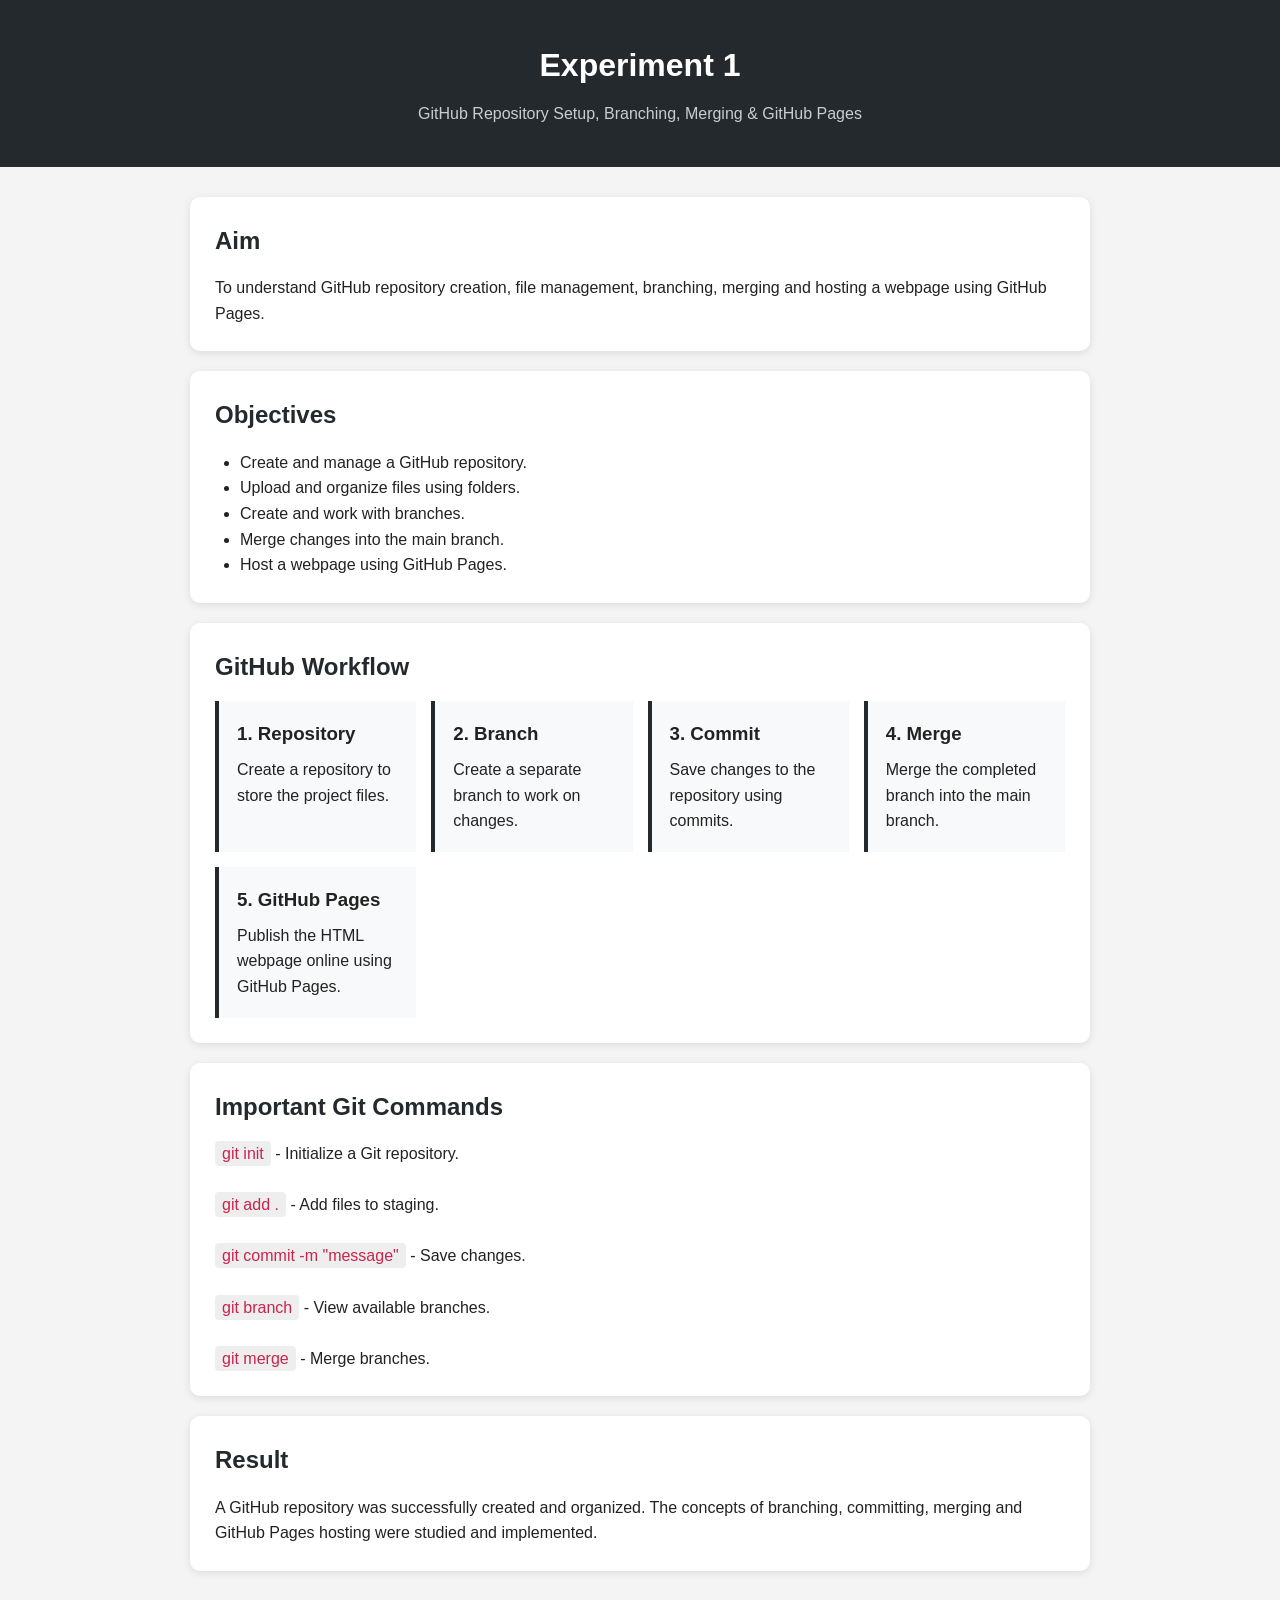
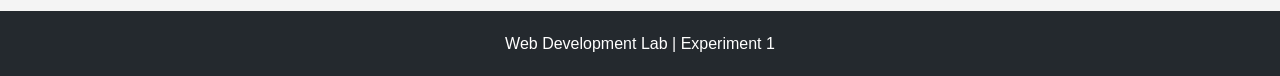
<file: Experiment-1/index.html>
<!DOCTYPE html>
<html lang="en">
<head>
    <meta charset="UTF-8">
    <meta name="viewport" content="width=device-width, initial-scale=1.0">
    <title>Experiment 1 - GitHub Basics</title>

    <style>
        * {
            margin: 0;
            padding: 0;
            box-sizing: border-box;
            font-family: Arial, sans-serif;
        }

        body {
            background-color: #f4f4f4;
            color: #222;
            line-height: 1.6;
        }

        header {
            background-color: #24292e;
            color: white;
            text-align: center;
            padding: 40px 20px;
        }

        header h1 {
            font-size: 32px;
            margin-bottom: 10px;
        }

        header p {
            color: #ccc;
        }

        .container {
            width: 90%;
            max-width: 900px;
            margin: 30px auto;
        }

        .card {
            background: white;
            padding: 25px;
            margin-bottom: 20px;
            border-radius: 10px;
            box-shadow: 0 2px 8px rgba(0,0,0,0.1);
        }

        .card h2 {
            margin-bottom: 15px;
            color: #24292e;
        }

        .card ul {
            margin-left: 25px;
        }

        code {
            background: #eee;
            padding: 4px 7px;
            border-radius: 4px;
            color: #c7254e;
        }

        .steps {
            display: grid;
            grid-template-columns: repeat(auto-fit, minmax(200px, 1fr));
            gap: 15px;
            margin-top: 15px;
        }

        .step {
            background: #f8f9fa;
            padding: 18px;
            border-left: 4px solid #24292e;
        }

        .step h3 {
            margin-bottom: 8px;
        }

        footer {
            text-align: center;
            background: #24292e;
            color: white;
            padding: 20px;
            margin-top: 40px;
        }
    </style>
</head>

<body>

    <header>
        <h1>Experiment 1</h1>
        <p>GitHub Repository Setup, Branching, Merging & GitHub Pages</p>
    </header>

    <div class="container">

        <div class="card">
            <h2>Aim</h2>
            <p>
                To understand GitHub repository creation, file management,
                branching, merging and hosting a webpage using GitHub Pages.
            </p>
        </div>

        <div class="card">
            <h2>Objectives</h2>

            <ul>
                <li>Create and manage a GitHub repository.</li>
                <li>Upload and organize files using folders.</li>
                <li>Create and work with branches.</li>
                <li>Merge changes into the main branch.</li>
                <li>Host a webpage using GitHub Pages.</li>
            </ul>
        </div>

        <div class="card">
            <h2>GitHub Workflow</h2>

            <div class="steps">

                <div class="step">
                    <h3>1. Repository</h3>
                    <p>Create a repository to store the project files.</p>
                </div>

                <div class="step">
                    <h3>2. Branch</h3>
                    <p>Create a separate branch to work on changes.</p>
                </div>

                <div class="step">
                    <h3>3. Commit</h3>
                    <p>Save changes to the repository using commits.</p>
                </div>

                <div class="step">
                    <h3>4. Merge</h3>
                    <p>Merge the completed branch into the main branch.</p>
                </div>

                <div class="step">
                    <h3>5. GitHub Pages</h3>
                    <p>Publish the HTML webpage online using GitHub Pages.</p>
                </div>

            </div>
        </div>

        <div class="card">
            <h2>Important Git Commands</h2>

            <p><code>git init</code> - Initialize a Git repository.</p>
            <br>

            <p><code>git add .</code> - Add files to staging.</p>
            <br>

            <p><code>git commit -m "message"</code> - Save changes.</p>
            <br>

            <p><code>git branch</code> - View available branches.</p>
            <br>

            <p><code>git merge</code> - Merge branches.</p>
        </div>

        <div class="card">
            <h2>Result</h2>

            <p>
                A GitHub repository was successfully created and organized.
                The concepts of branching, committing, merging and GitHub Pages
                hosting were studied and implemented.
            </p>
        </div>

    </div>

    <footer>
        <p>Web Development Lab | Experiment 1</p>
    </footer>

</body>
</html>
</file>
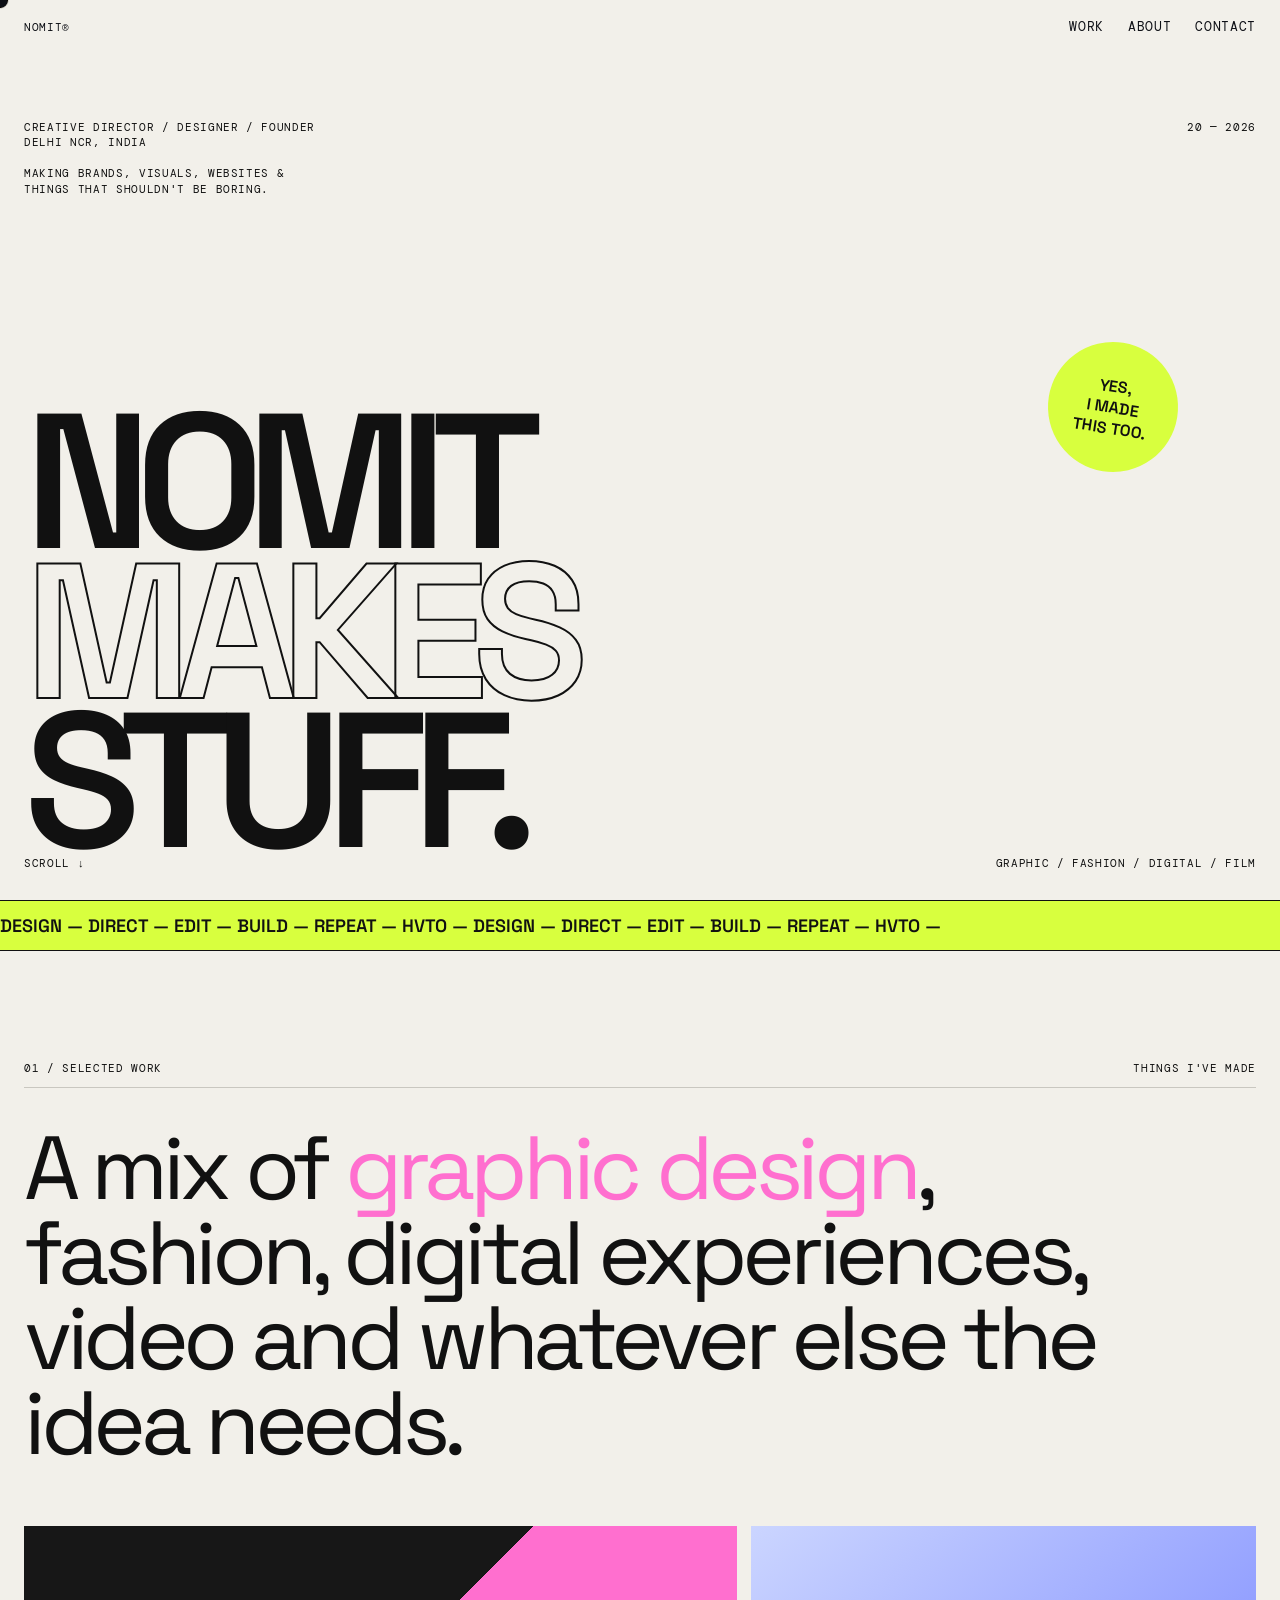
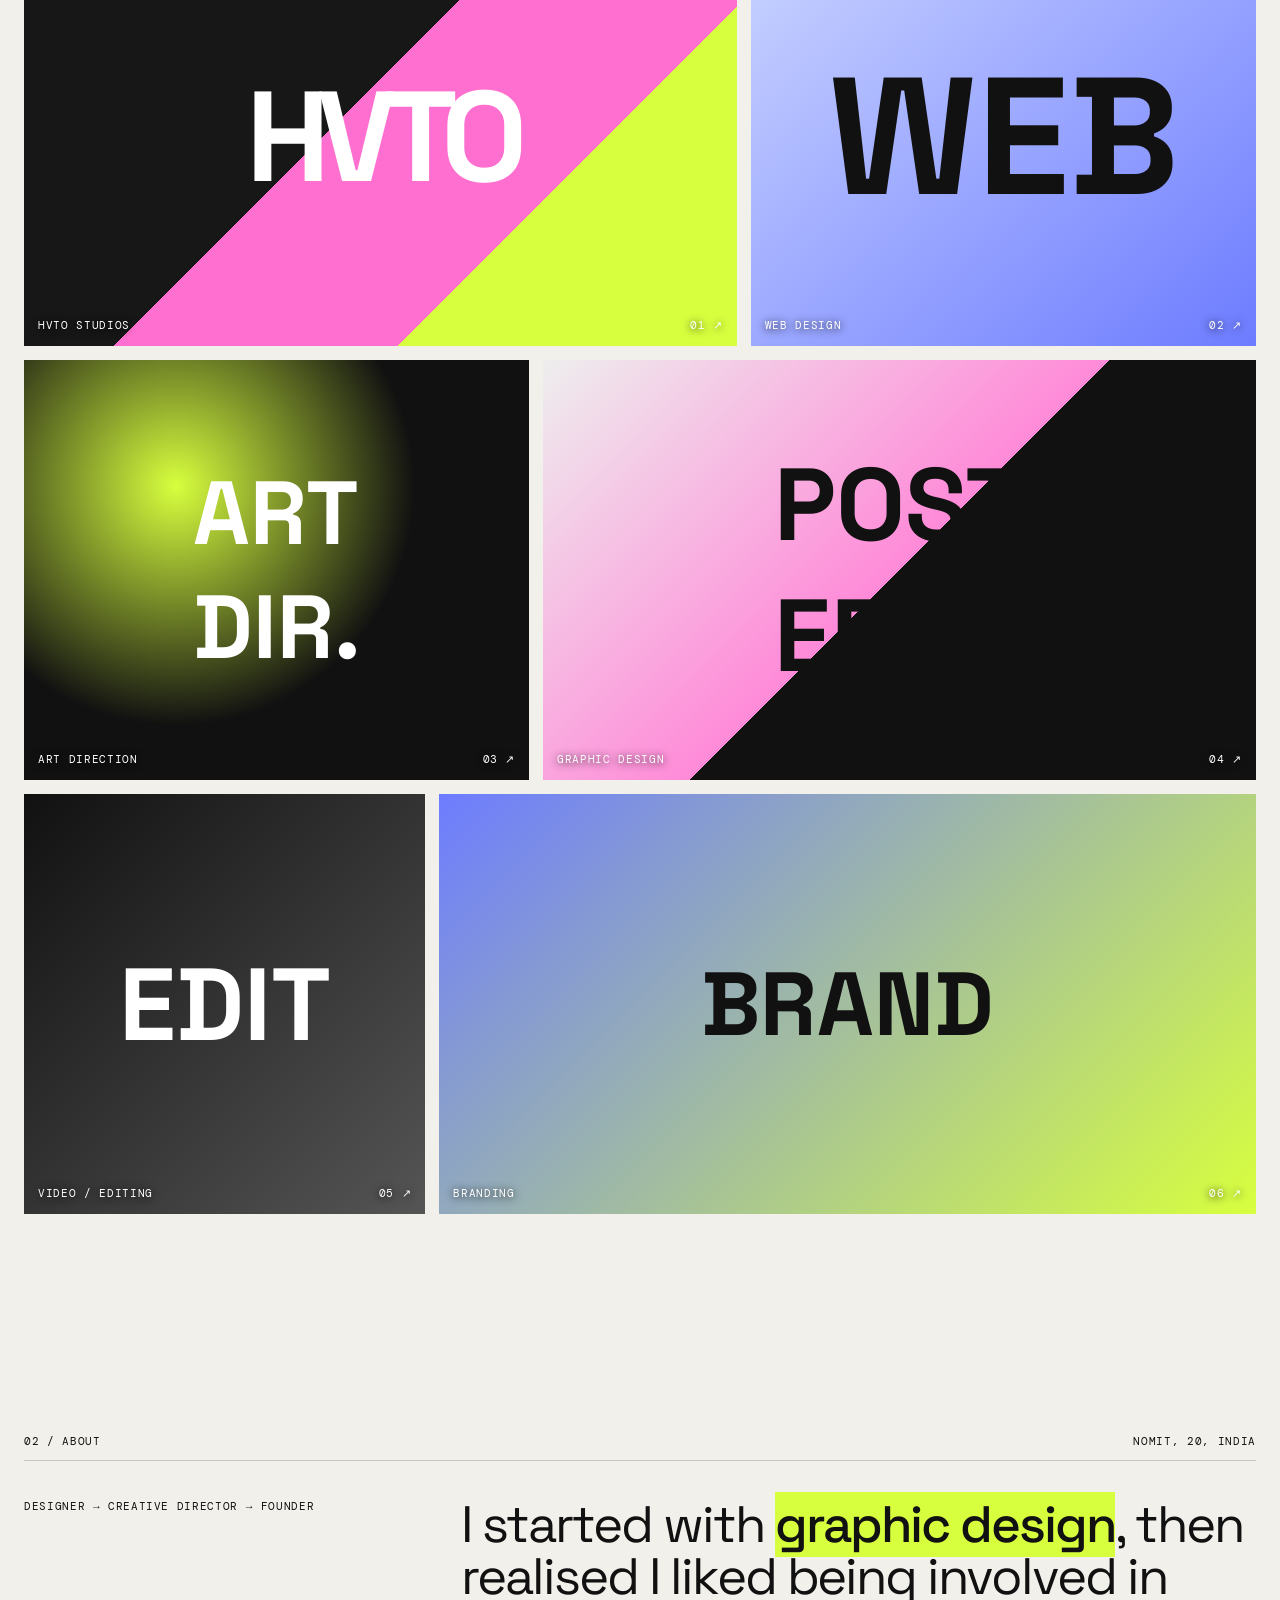
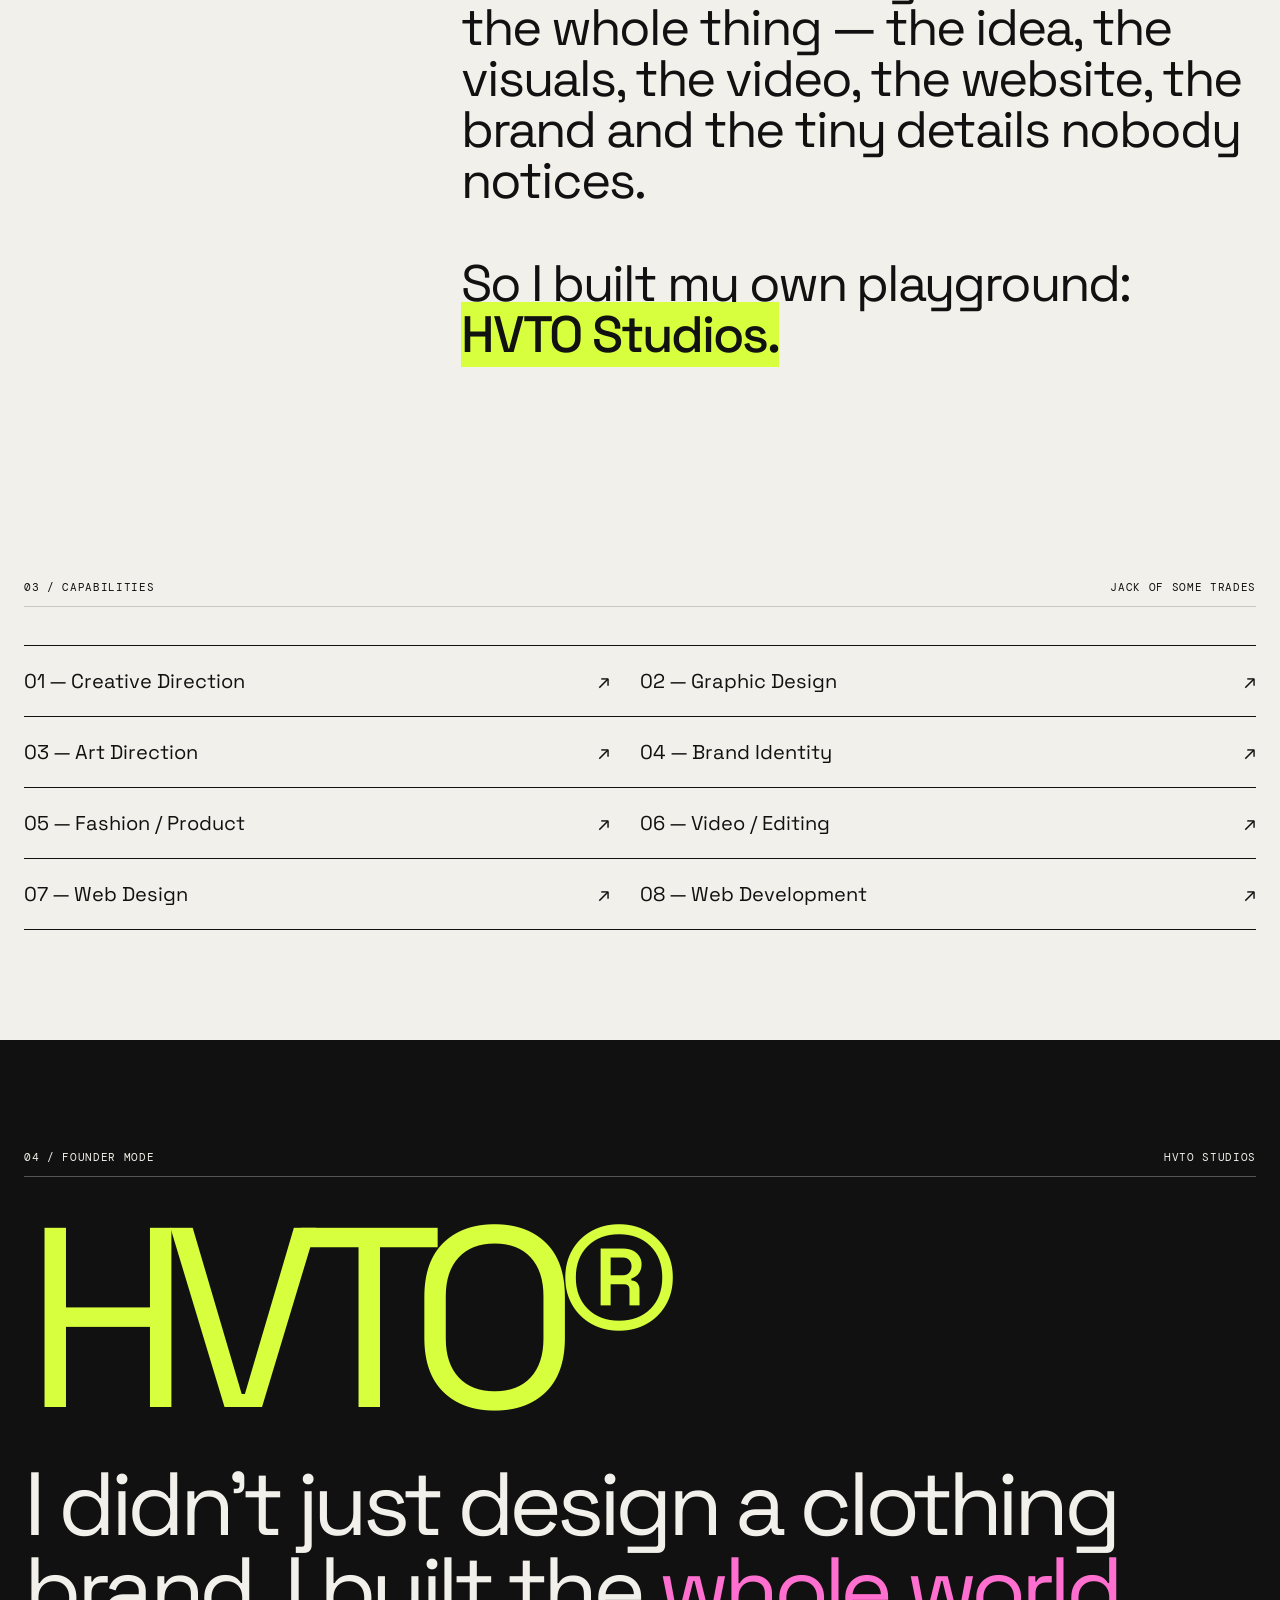
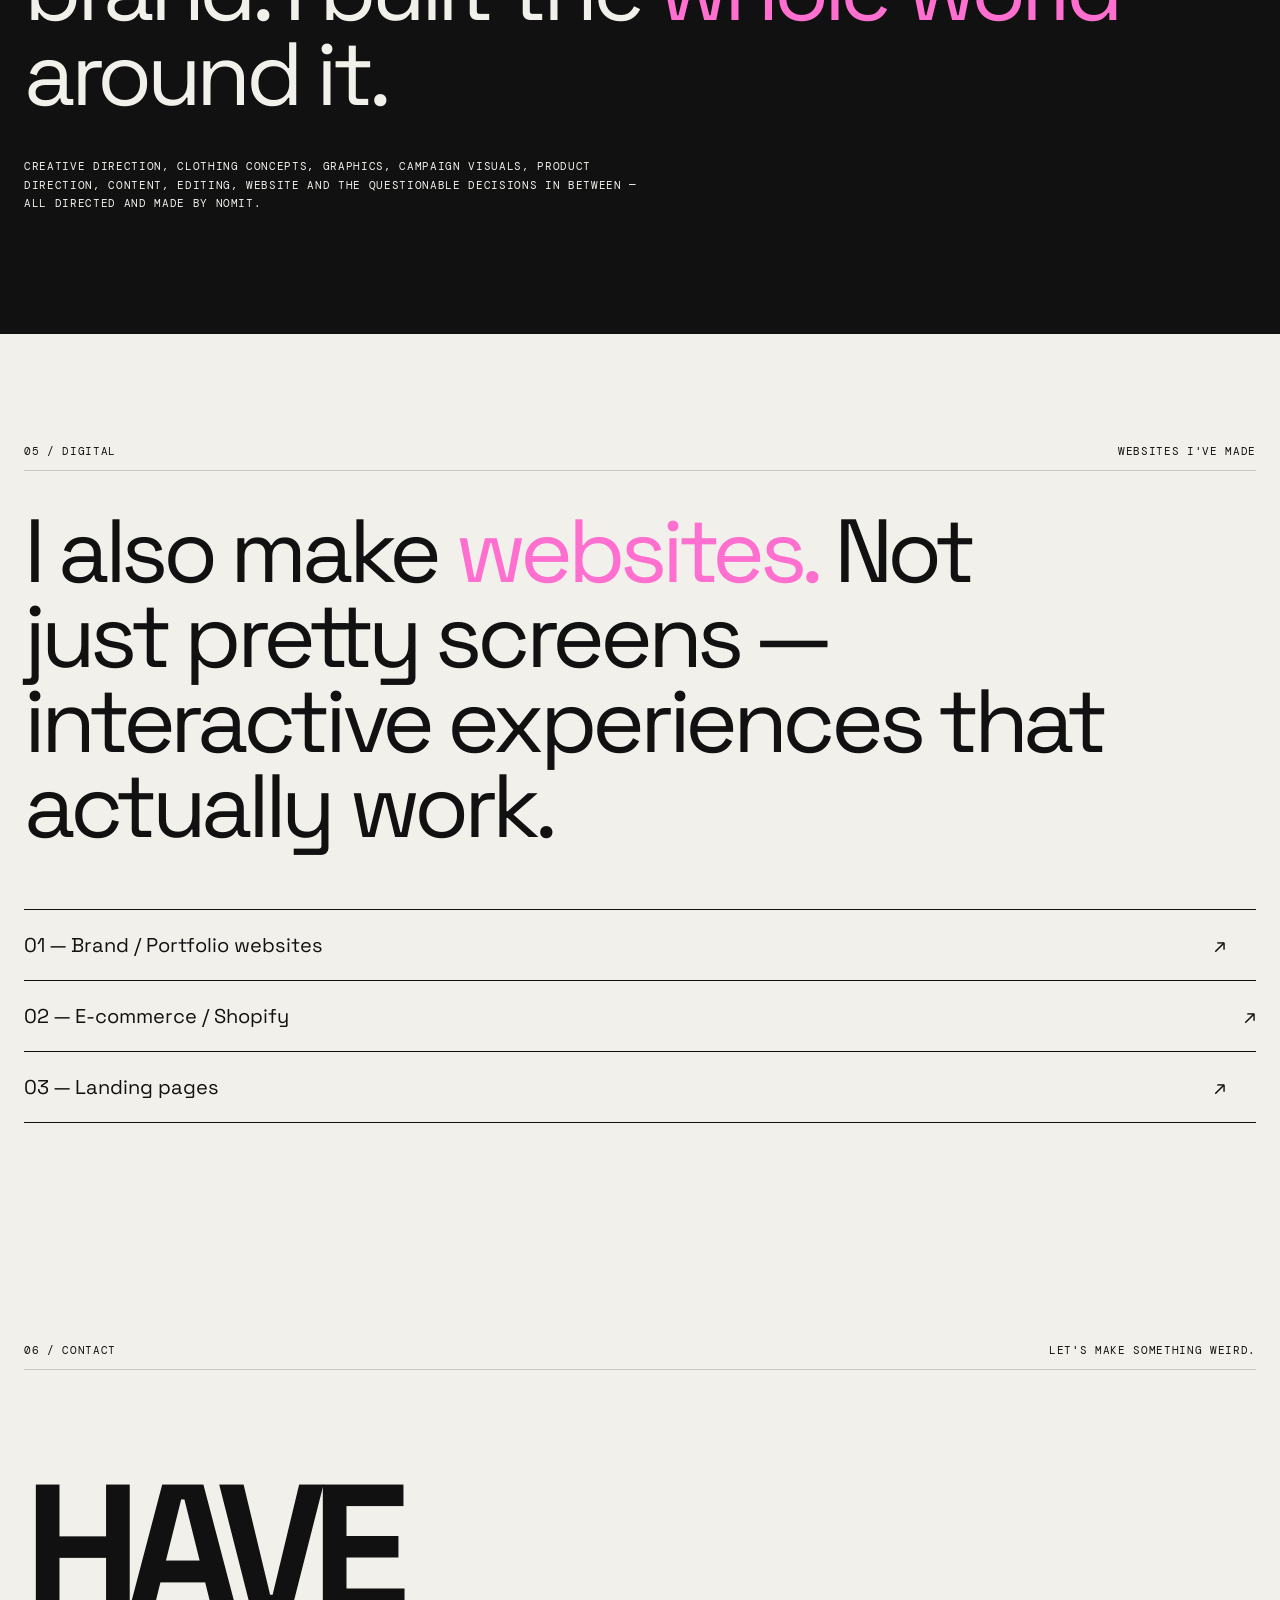
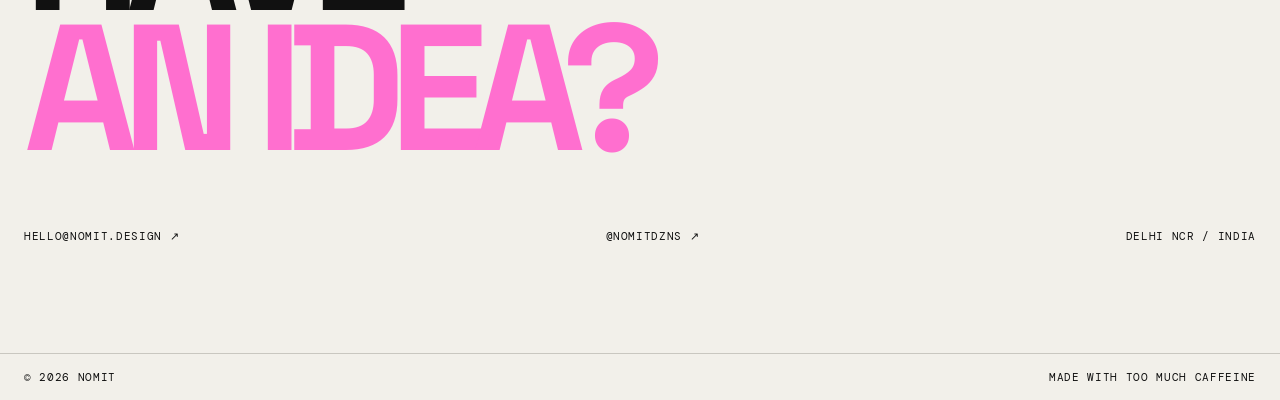
<file: Experiment-2/index.html>
<!DOCTYPE html>
<html lang="en">
<head>
<meta charset="UTF-8">
<meta name="viewport" content="width=device-width, initial-scale=1.0">
<title>Nomit — Creative Director / Designer</title>
<meta name="description" content="Nomit — Creative Director, Designer, Founder of HVTO Studios. Graphic design, art direction, video, fashion and web.">
<style>
@import url('https://fonts.googleapis.com/css2?family=DM+Mono:wght@400;500&family=Space+Grotesk:wght@400;500;600;700&display=swap');
:root{--bg:#f2f0ea;--ink:#111;--muted:#777;--line:#c9c7c0;--acid:#d8ff3e;--pink:#ff6fcf;--blue:#6d7cff}
*{box-sizing:border-box}html{scroll-behavior:smooth}body{margin:0;background:var(--bg);color:var(--ink);font-family:"Space Grotesk",sans-serif;overflow-x:hidden}
a{color:inherit;text-decoration:none}.mono{font-family:"DM Mono",monospace;font-size:11px;text-transform:uppercase;letter-spacing:.06em}
.cursor{position:fixed;z-index:99;width:18px;height:18px;border:1px solid #111;border-radius:50%;pointer-events:none;transform:translate(-50%,-50%);mix-blend-mode:difference;background:white;transition:width .2s,height .2s}
header{position:fixed;z-index:50;top:0;left:0;width:100%;padding:18px 24px;display:flex;justify-content:space-between;align-items:center;mix-blend-mode:difference;color:white}
nav{display:flex;gap:24px}.navlink{font-size:13px}.navlink:hover{text-decoration:underline}
.hero{min-height:100vh;padding:120px 24px 30px;display:flex;flex-direction:column;justify-content:space-between;position:relative}
.hero-top{display:flex;justify-content:space-between;gap:30px}.hero-intro{max-width:310px;line-height:1.4}
.hero h1{font-size:clamp(74px,15vw,210px);line-height:.78;letter-spacing:-.09em;margin:0;font-weight:600;position:relative}
.hero h1 span{display:block}.hero h1 .outline{-webkit-text-stroke:2px var(--ink);color:transparent}
.hero-meta{display:flex;justify-content:space-between;align-items:end}.scroll{animation:bob 1.4s ease-in-out infinite alternate}
@keyframes bob{to{transform:translateY(8px)}}
.marquee{overflow:hidden;border-block:1px solid var(--ink);padding:13px 0;white-space:nowrap;background:var(--acid)}
.marquee-track{display:inline-block;animation:marquee 18s linear infinite;font-size:18px;font-weight:600}
@keyframes marquee{to{transform:translateX(-50%)}}
.section{padding:110px 24px}.section-head{display:flex;justify-content:space-between;border-bottom:1px solid var(--line);padding-bottom:12px;margin-bottom:38px}
.statement{font-size:clamp(42px,7vw,96px);line-height:.95;letter-spacing:-.06em;max-width:1100px}
.statement em{font-style:normal;color:var(--pink)}
.work-grid{display:grid;grid-template-columns:repeat(12,1fr);gap:14px}
.card{position:relative;overflow:hidden;min-height:420px;background:#ddd;cursor:pointer}
.card:nth-child(1){grid-column:span 7}.card:nth-child(2){grid-column:span 5}.card:nth-child(3){grid-column:span 5}.card:nth-child(4){grid-column:span 7}.card:nth-child(5){grid-column:span 4}.card:nth-child(6){grid-column:span 8}
.visual{position:absolute;inset:0;display:flex;align-items:center;justify-content:center;transition:transform .6s cubic-bezier(.2,.8,.2,1)}
.card:hover .visual{transform:scale(1.06) rotate(-1deg)}
.v1{background:linear-gradient(135deg,#171717 0 45%,#ff6fcf 45% 70%,#d8ff3e 70%);font-size:10vw;font-weight:700;color:white;letter-spacing:-.1em}
.v2{background:linear-gradient(140deg,#cbd5ff,#6d7cff);font-size:13vw;font-weight:700}
.v3{background:radial-gradient(circle at 30% 30%,#d8ff3e,#111 52%);font-size:7vw;color:white;font-weight:700}
.v4{background:linear-gradient(135deg,#eee,#ff8ad8 50%,#111 50%);font-size:8vw;font-weight:700}
.v5{background:linear-gradient(135deg,#111,#555);color:white;font-size:8vw;font-weight:700}
.v6{background:linear-gradient(135deg,#6d7cff,#d8ff3e);font-size:7vw;font-weight:700}
.card-label{position:absolute;left:14px;right:14px;bottom:14px;display:flex;justify-content:space-between;z-index:2;color:white;text-shadow:0 1px 8px #000}
.about{display:grid;grid-template-columns:1fr 2fr;gap:40px}.about-copy{font-size:clamp(30px,4vw,58px);line-height:1;letter-spacing:-.04em}
.about-copy b{background:var(--acid);font-weight:500}
.services{display:grid;grid-template-columns:repeat(2,1fr);border-top:1px solid var(--ink)}
.service{padding:22px 0;border-bottom:1px solid var(--ink);display:flex;justify-content:space-between;font-size:20px}.service:nth-child(odd){padding-right:30px}.service:hover{padding-left:12px;transition:.25s}
.hvto{background:#111;color:#f2f0ea}.hvto .section-head{border-color:#555}.hvto-mark{font-size:clamp(90px,20vw,260px);letter-spacing:-.11em;line-height:.72;color:var(--acid);margin:50px 0}
.contact{min-height:80vh;display:flex;flex-direction:column;justify-content:space-between}.contact h2{font-size:clamp(70px,14vw,190px);letter-spacing:-.09em;line-height:.78;margin:0}.contact h2 span{color:var(--pink)}
.footer{display:flex;justify-content:space-between;border-top:1px solid var(--line);padding:16px 24px}
.float-note{position:absolute;right:8%;top:38%;width:130px;height:130px;border-radius:50%;background:var(--acid);display:grid;place-items:center;text-align:center;font-weight:600;transform:rotate(9deg);animation:spin 12s linear infinite}
@keyframes spin{50%{transform:rotate(-9deg) scale(1.05)}100%{transform:rotate(9deg)}}
.reveal{opacity:0;transform:translateY(35px);transition:opacity .8s,transform .8s}.reveal.show{opacity:1;transform:none}
@media(max-width:760px){
header{padding:14px 16px}.navlink:nth-child(2){display:none}.hero{padding:100px 16px 24px}.hero-top{display:block}.hero-intro{margin-bottom:45px}.hero h1{font-size:22vw}.section{padding:80px 16px}.work-grid{display:block}.card{min-height:330px;margin-bottom:12px}.about{grid-template-columns:1fr}.services{grid-template-columns:1fr}.service:nth-child(odd){padding-right:0}.float-note{right:5%;top:47%;width:90px;height:90px;font-size:12px}.footer{padding:14px 16px;font-size:10px}.footer span:last-child{display:none}
}
</style>
</head>
<body>
<div class="cursor"></div>

<header>
  <a href="#" class="mono">NOMIT®</a>
  <nav class="mono">
    <a class="navlink" href="#work">Work</a>
    <a class="navlink" href="#about">About</a>
    <a class="navlink" href="#contact">Contact</a>
  </nav>
</header>

<main>
<section class="hero">
  <div class="hero-top">
    <div class="hero-intro mono reveal">Creative Director / Designer / Founder<br>Delhi NCR, India<br><br>Making brands, visuals, websites & things that shouldn't be boring.</div>
    <div class="mono reveal">20 — 2026</div>
  </div>
  <div>
    <h1 class="reveal"><span>NOMIT</span><span class="outline">MAKES</span><span>STUFF.</span></h1>
    <div class="hero-meta mono"><span>Scroll ↓</span><span>Graphic / Fashion / Digital / Film</span></div>
  </div>
  <div class="float-note">YES,<br>I MADE<br>THIS TOO.</div>
</section>

<div class="marquee"><div class="marquee-track">DESIGN — DIRECT — EDIT — BUILD — REPEAT — HVTO — DESIGN — DIRECT — EDIT — BUILD — REPEAT — HVTO — </div></div>

<section id="work" class="section">
  <div class="section-head mono"><span>01 / Selected work</span><span>Things I've made</span></div>
  <div class="statement reveal">A mix of <em>graphic design</em>, fashion, digital experiences, video and whatever else the idea needs.</div>
  <div class="work-grid" style="margin-top:60px">
    <a class="card reveal" href="#hvto"><div class="visual v1">HVTO</div><div class="card-label mono"><span>HVTO STUDIOS</span><span>01 ↗</span></div></a>
    <a class="card reveal" href="#web"><div class="visual v2">WEB</div><div class="card-label mono"><span>WEB DESIGN</span><span>02 ↗</span></div></a>
    <a class="card reveal"><div class="visual v3">ART<br>DIR.</div><div class="card-label mono"><span>ART DIRECTION</span><span>03 ↗</span></div></a>
    <a class="card reveal"><div class="visual v4">POST<br>ERS</div><div class="card-label mono"><span>GRAPHIC DESIGN</span><span>04 ↗</span></div></a>
    <a class="card reveal"><div class="visual v5">EDIT</div><div class="card-label mono"><span>VIDEO / EDITING</span><span>05 ↗</span></div></a>
    <a class="card reveal"><div class="visual v6">BRAND</div><div class="card-label mono"><span>BRANDING</span><span>06 ↗</span></div></a>
  </div>
</section>

<section id="about" class="section">
  <div class="section-head mono"><span>02 / About</span><span>Nomit, 20, India</span></div>
  <div class="about">
    <div class="mono reveal">Designer → Creative Director → Founder</div>
    <div class="about-copy reveal">I started with <b>graphic design</b>, then realised I liked being involved in the whole thing — the idea, the visuals, the video, the website, the brand and the tiny details nobody notices.<br><br>So I built my own playground: <b>HVTO Studios.</b></div>
  </div>
</section>

<section class="section">
  <div class="section-head mono"><span>03 / Capabilities</span><span>Jack of some trades</span></div>
  <div class="services">
    <div class="service reveal"><span>01 — Creative Direction</span><span>↗</span></div>
    <div class="service reveal"><span>02 — Graphic Design</span><span>↗</span></div>
    <div class="service reveal"><span>03 — Art Direction</span><span>↗</span></div>
    <div class="service reveal"><span>04 — Brand Identity</span><span>↗</span></div>
    <div class="service reveal"><span>05 — Fashion / Product</span><span>↗</span></div>
    <div class="service reveal"><span>06 — Video / Editing</span><span>↗</span></div>
    <div class="service reveal"><span>07 — Web Design</span><span>↗</span></div>
    <div class="service reveal"><span>08 — Web Development</span><span>↗</span></div>
  </div>
</section>

<section id="hvto" class="section hvto">
  <div class="section-head mono"><span>04 / Founder mode</span><span>HVTO Studios</span></div>
  <div class="hvto-mark reveal">HVTO®</div>
  <div class="statement reveal">I didn't just design a clothing brand. I built the <em>whole world</em> around it.</div>
  <p class="mono reveal" style="max-width:620px;line-height:1.7;margin-top:40px">Creative direction, clothing concepts, graphics, campaign visuals, product direction, content, editing, website and the questionable decisions in between — all directed and made by Nomit.</p>
</section>

<section id="web" class="section">
  <div class="section-head mono"><span>05 / Digital</span><span>Websites I've made</span></div>
  <div class="statement reveal">I also make <em>websites.</em> Not just pretty screens — interactive experiences that actually work.</div>
  <div style="margin-top:60px;border-top:1px solid var(--ink)">
    <div class="service reveal"><span>01 — Brand / Portfolio websites</span><span>↗</span></div>
    <div class="service reveal"><span>02 — E-commerce / Shopify</span><span>↗</span></div>
    <div class="service reveal"><span>03 — Landing pages</span><span>↗</span></div>
  </div>
</section>

<section id="contact" class="section contact">
  <div class="section-head mono"><span>06 / Contact</span><span>Let's make something weird.</span></div>
  <h2 class="reveal">HAVE<br><span>AN IDEA?</span></h2>
  <div class="mono" style="display:flex;justify-content:space-between;gap:20px;flex-wrap:wrap">
    <a href="mailto:hello@nomit.design">hello@nomit.design ↗</a>
    <a href="https://www.instagram.com/nomitdzns/" target="_blank">@nomitdzns ↗</a>
    <span>Delhi NCR / India</span>
  </div>
</section>
</main>

<footer class="footer mono"><span>© 2026 NOMIT</span><span>MADE WITH TOO MUCH CAFFEINE</span></footer>

<script>
const cursor=document.querySelector('.cursor');
window.addEventListener('mousemove',e=>{cursor.style.left=e.clientX+'px';cursor.style.top=e.clientY+'px'});
document.querySelectorAll('a,.card').forEach(el=>{
  el.addEventListener('mouseenter',()=>{cursor.style.width='42px';cursor.style.height='42px'});
  el.addEventListener('mouseleave',()=>{cursor.style.width='18px';cursor.style.height='18px'});
});
const obs=new IntersectionObserver(entries=>entries.forEach(e=>{if(e.isIntersecting)e.target.classList.add('show')}),{threshold:.12});
document.querySelectorAll('.reveal').forEach(el=>obs.observe(el));
</script>
</body>
</html>
</file>
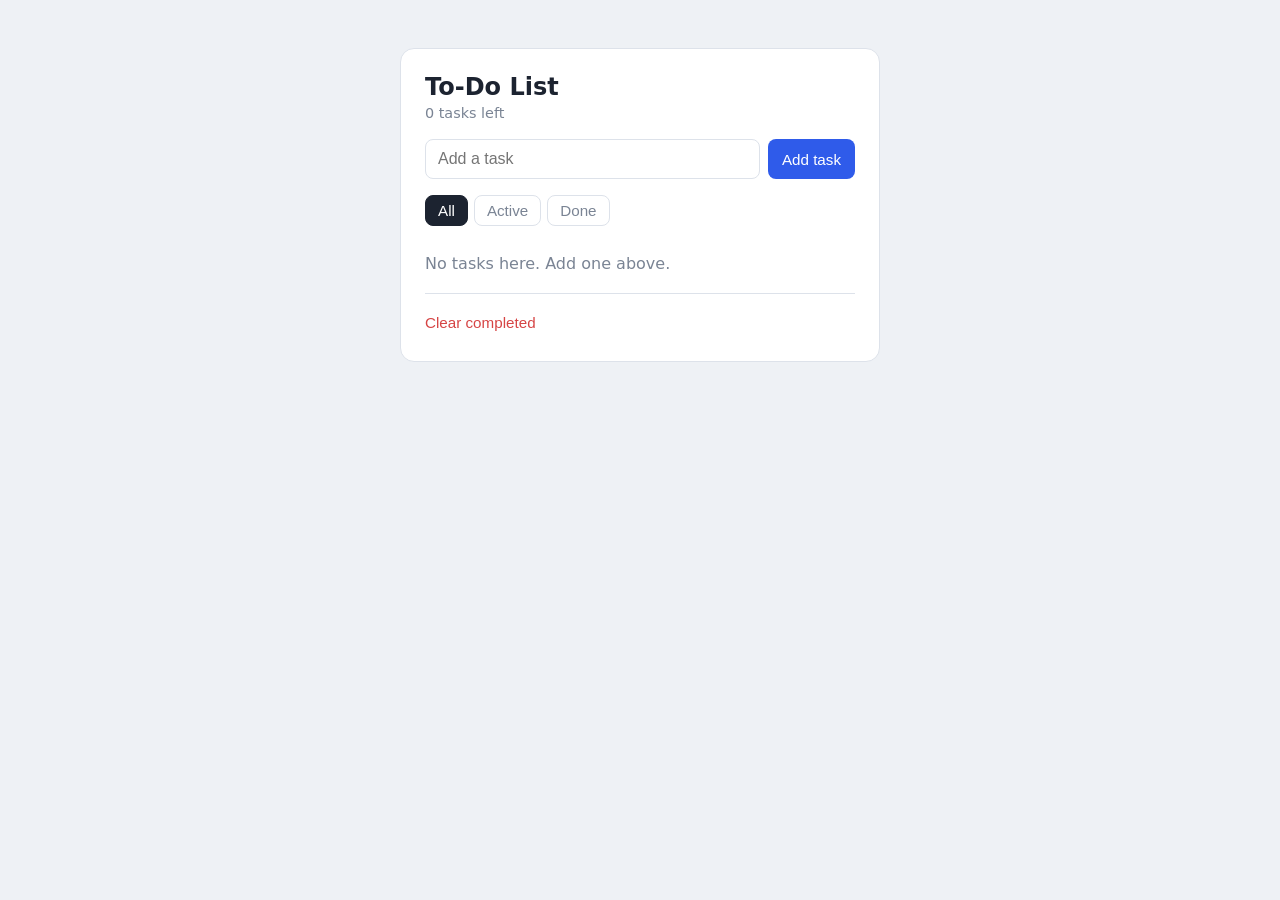
<file: Experiment-3/index.html>
<!DOCTYPE html>
<html lang="en">
<head>
<meta charset="UTF-8">
<meta name="viewport" content="width=device-width, initial-scale=1">
<title>To-Do List</title>
<style>
  :root {
    --bg: #eef1f5;
    --panel: #ffffff;
    --ink: #1c2330;
    --muted: #7a8494;
    --line: #dde2ea;
    --accent: #2f5bea;
    --danger: #d64545;
  }
  * { box-sizing: border-box; }
  body {
    margin: 0;
    min-height: 100vh;
    display: flex;
    justify-content: center;
    padding: 48px 16px;
    background: var(--bg);
    color: var(--ink);
    font-family: system-ui, -apple-system, "Segoe UI", Roboto, sans-serif;
  }
  .app {
    width: 100%;
    max-width: 480px;
    background: var(--panel);
    border: 1px solid var(--line);
    border-radius: 14px;
    padding: 24px;
    align-self: flex-start;
  }
  h1 { margin: 0 0 4px; font-size: 1.5rem; }
  .count { margin: 0 0 18px; color: var(--muted); font-size: .9rem; }
  .add { display: flex; gap: 8px; }
  .add input {
    flex: 1;
    padding: 10px 12px;
    border: 1px solid var(--line);
    border-radius: 8px;
    font-size: 1rem;
  }
  .add input:focus, button:focus-visible, .filters button:focus-visible {
    outline: 2px solid var(--accent);
    outline-offset: 2px;
  }
  button {
    cursor: pointer;
    border: 0;
    border-radius: 8px;
    padding: 10px 14px;
    font-size: .95rem;
    background: var(--accent);
    color: #fff;
  }
  .filters { display: flex; gap: 6px; margin: 16px 0 8px; }
  .filters button {
    background: transparent;
    color: var(--muted);
    border: 1px solid var(--line);
    padding: 6px 12px;
  }
  .filters button.active { background: var(--ink); color: #fff; border-color: var(--ink); }
  ul { list-style: none; margin: 0; padding: 0; }
  li {
    display: flex;
    align-items: center;
    gap: 10px;
    padding: 12px 4px;
    border-bottom: 1px solid var(--line);
  }
  li span { flex: 1; word-break: break-word; }
  li.done span { text-decoration: line-through; color: var(--muted); }
  li input[type="checkbox"] { width: 18px; height: 18px; accent-color: var(--accent); }
  li .del { background: transparent; color: var(--danger); padding: 4px 8px; }
  .empty { padding: 20px 0; color: var(--muted); text-align: center; }
  .clear { margin-top: 14px; background: transparent; color: var(--danger); padding: 6px 0; }
</style>
</head>
<body>
  <main class="app">
    <h1>To-Do List</h1>
    <p class="count" id="count"></p>

    <div class="add">
      <input id="input" type="text" placeholder="Add a task" aria-label="New task" maxlength="200">
      <button id="addBtn">Add task</button>
    </div>

    <div class="filters" id="filters">
      <button data-filter="all" class="active">All</button>
      <button data-filter="active">Active</button>
      <button data-filter="done">Done</button>
    </div>

    <ul id="list"></ul>
    <button class="clear" id="clearBtn">Clear completed</button>
  </main>

<script>
  const KEY = "todos-v1";
  let todos = [];
  let filter = "all";

  try { todos = JSON.parse(localStorage.getItem(KEY)) || []; } catch (e) { todos = []; }

  const $ = (id) => document.getElementById(id);
  const save = () => { try { localStorage.setItem(KEY, JSON.stringify(todos)); } catch (e) {} };

  function render() {
    const list = $("list");
    list.innerHTML = "";

    const shown = todos.filter((t) =>
      filter === "all" ? true : filter === "done" ? t.done : !t.done
    );

    if (!shown.length) {
      const li = document.createElement("li");
      li.className = "empty";
      li.textContent = "No tasks here. Add one above.";
      list.appendChild(li);
    }

    shown.forEach((t) => {
      const li = document.createElement("li");
      if (t.done) li.classList.add("done");

      const cb = document.createElement("input");
      cb.type = "checkbox";
      cb.checked = t.done;
      cb.onchange = () => { t.done = cb.checked; save(); render(); };

      const span = document.createElement("span");
      span.textContent = t.text;

      const del = document.createElement("button");
      del.className = "del";
      del.textContent = "Delete";
      del.onclick = () => { todos = todos.filter((x) => x.id !== t.id); save(); render(); };

      li.append(cb, span, del);
      list.appendChild(li);
    });

    const left = todos.filter((t) => !t.done).length;
    $("count").textContent = `${left} task${left === 1 ? "" : "s"} left`;
  }

  function addTodo() {
    const text = $("input").value.trim();
    if (!text) return;
    todos.unshift({ id: Date.now(), text, done: false });
    $("input").value = "";
    save();
    render();
  }

  $("addBtn").onclick = addTodo;
  $("input").addEventListener("keydown", (e) => { if (e.key === "Enter") addTodo(); });
  $("clearBtn").onclick = () => { todos = todos.filter((t) => !t.done); save(); render(); };
  $("filters").addEventListener("click", (e) => {
    const btn = e.target.closest("button");
    if (!btn) return;
    filter = btn.dataset.filter;
    document.querySelectorAll("#filters button").forEach((b) => b.classList.toggle("active", b === btn));
    render();
  });

  render();
</script>
</body>
</html>
</file>
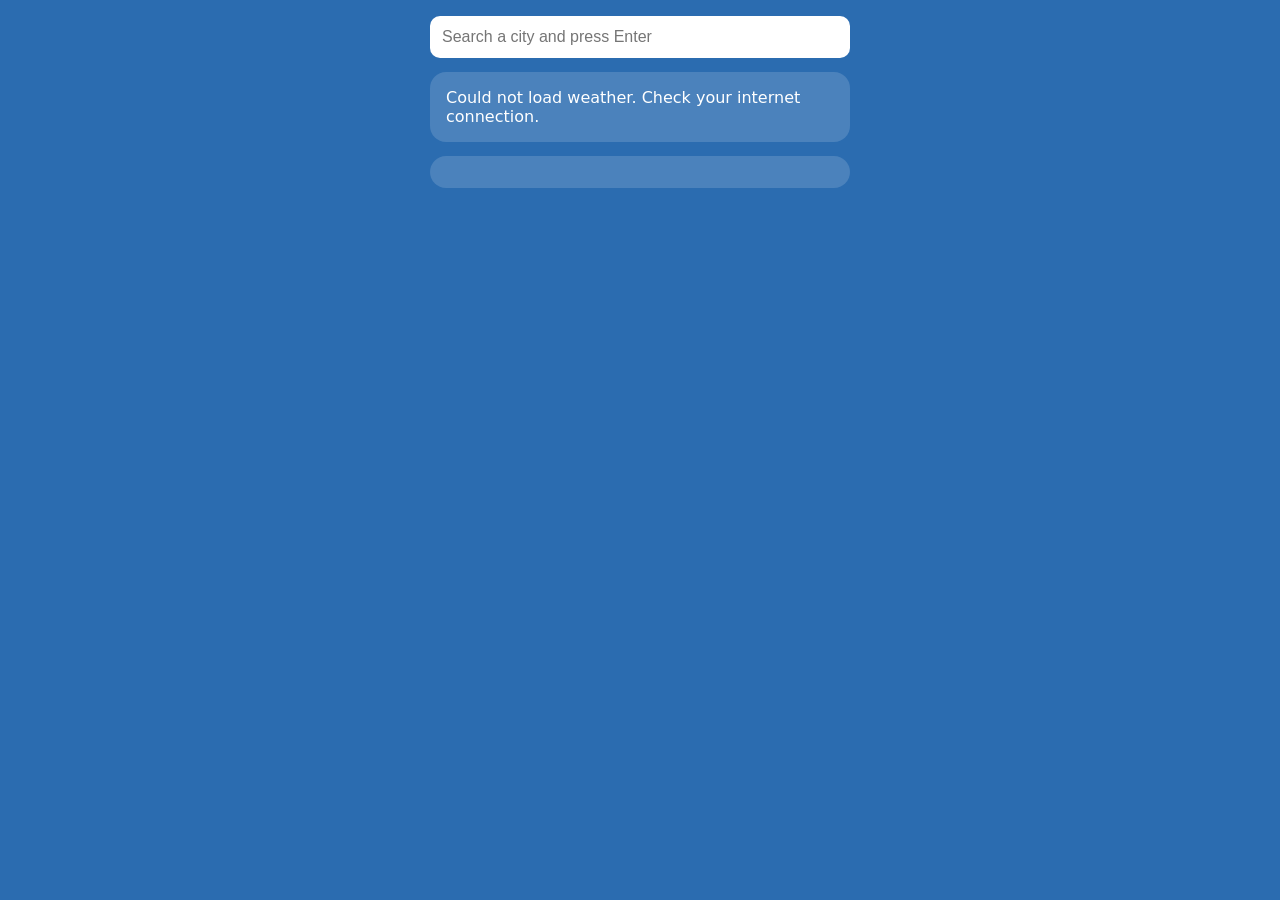
<file: Experiment-5/weather.html>
<!DOCTYPE html>
<html lang="en">
<head>
<meta charset="UTF-8">
<meta name="viewport" content="width=device-width, initial-scale=1">
<title>Weather</title>
<style>
  body{font-family:system-ui,sans-serif;background:#2b6cb0;color:#fff;max-width:420px;margin:auto;padding:16px}
  input{width:100%;padding:12px;border:0;border-radius:10px;font-size:1rem;box-sizing:border-box}
  .card{background:rgba(255,255,255,.15);border-radius:16px;padding:16px;margin-top:14px}
  .temp{font-size:4rem;font-weight:700}
  .day{display:flex;justify-content:space-between;padding:8px 0;border-bottom:1px solid rgba(255,255,255,.2)}
</style>
</head>
<body>
  <input id="q" placeholder="Search a city and press Enter">
  <div class="card">
    <div id="place">Loading…</div>
    <div class="temp" id="temp"></div>
    <div id="info"></div>
  </div>
  <div class="card" id="days"></div>

<script>
const $ = id => document.getElementById(id);
const get = url => fetch(url).then(r => r.json());
const icon = c => c == 0 ? '☀️' : c < 3 ? '⛅' : c < 4 ? '☁️' : c < 50 ? '🌫️'
                : c < 70 ? '🌧️' : c < 80 ? '🌨️' : c < 90 ? '🌧️' : '⛈️';

async function load(lat, lon, name) {
  try {
    const d = await get(
      `https://api.open-meteo.com/v1/forecast?latitude=${lat}&longitude=${lon}&timezone=auto` +
      `&current=temperature_2m,relative_humidity_2m,wind_speed_10m,weather_code` +
      `&daily=weather_code,temperature_2m_max,temperature_2m_min`);
    const c = d.current, x = d.daily;
    $('place').textContent = name;
    $('temp').textContent = `${icon(c.weather_code)} ${Math.round(c.temperature_2m)}°C`;
    $('info').textContent = `Humidity ${c.relative_humidity_2m}% · Wind ${c.wind_speed_10m} km/h`;
    $('days').innerHTML = x.time.map((t, i) =>
      `<div class="day">
         <span>${new Date(t).toLocaleDateString([], {weekday: 'short'})}</span>
         <span>${icon(x.weather_code[i])}</span>
         <span>${Math.round(x.temperature_2m_min[i])}° / ${Math.round(x.temperature_2m_max[i])}°</span>
       </div>`).join('');
  } catch {
    $('place').textContent = 'Could not load weather. Check your internet connection.';
  }
}

$('q').addEventListener('keydown', async e => {
  if (e.key !== 'Enter' || !e.target.value.trim()) return;
  const r = (await get('https://geocoding-api.open-meteo.com/v1/search?count=1&name=' +
            encodeURIComponent(e.target.value))).results;
  if (!r) return $('place').textContent = 'City not found';
  load(r[0].latitude, r[0].longitude, `${r[0].name}, ${r[0].country}`);
  e.target.value = '';
});

load(28.6139, 77.209, 'Delhi, India');
</script>
</body>
</html>
</file>
